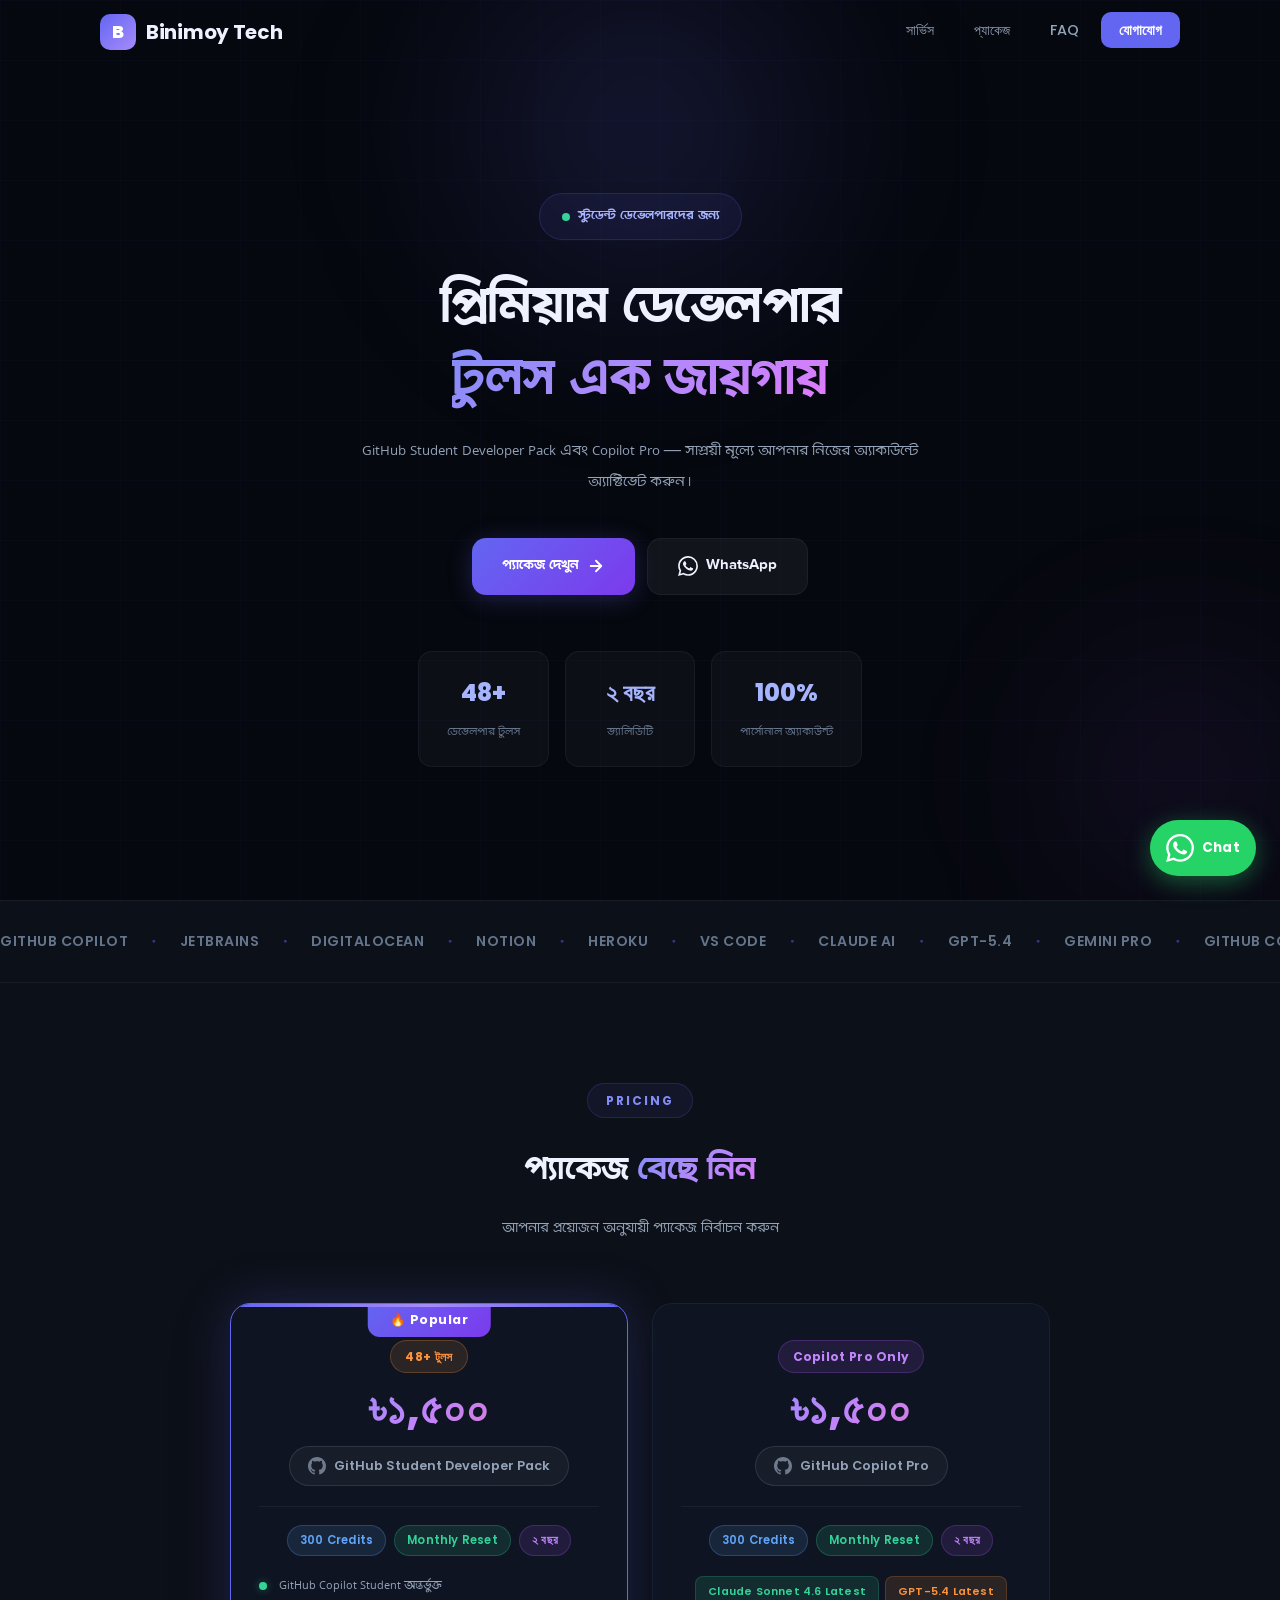
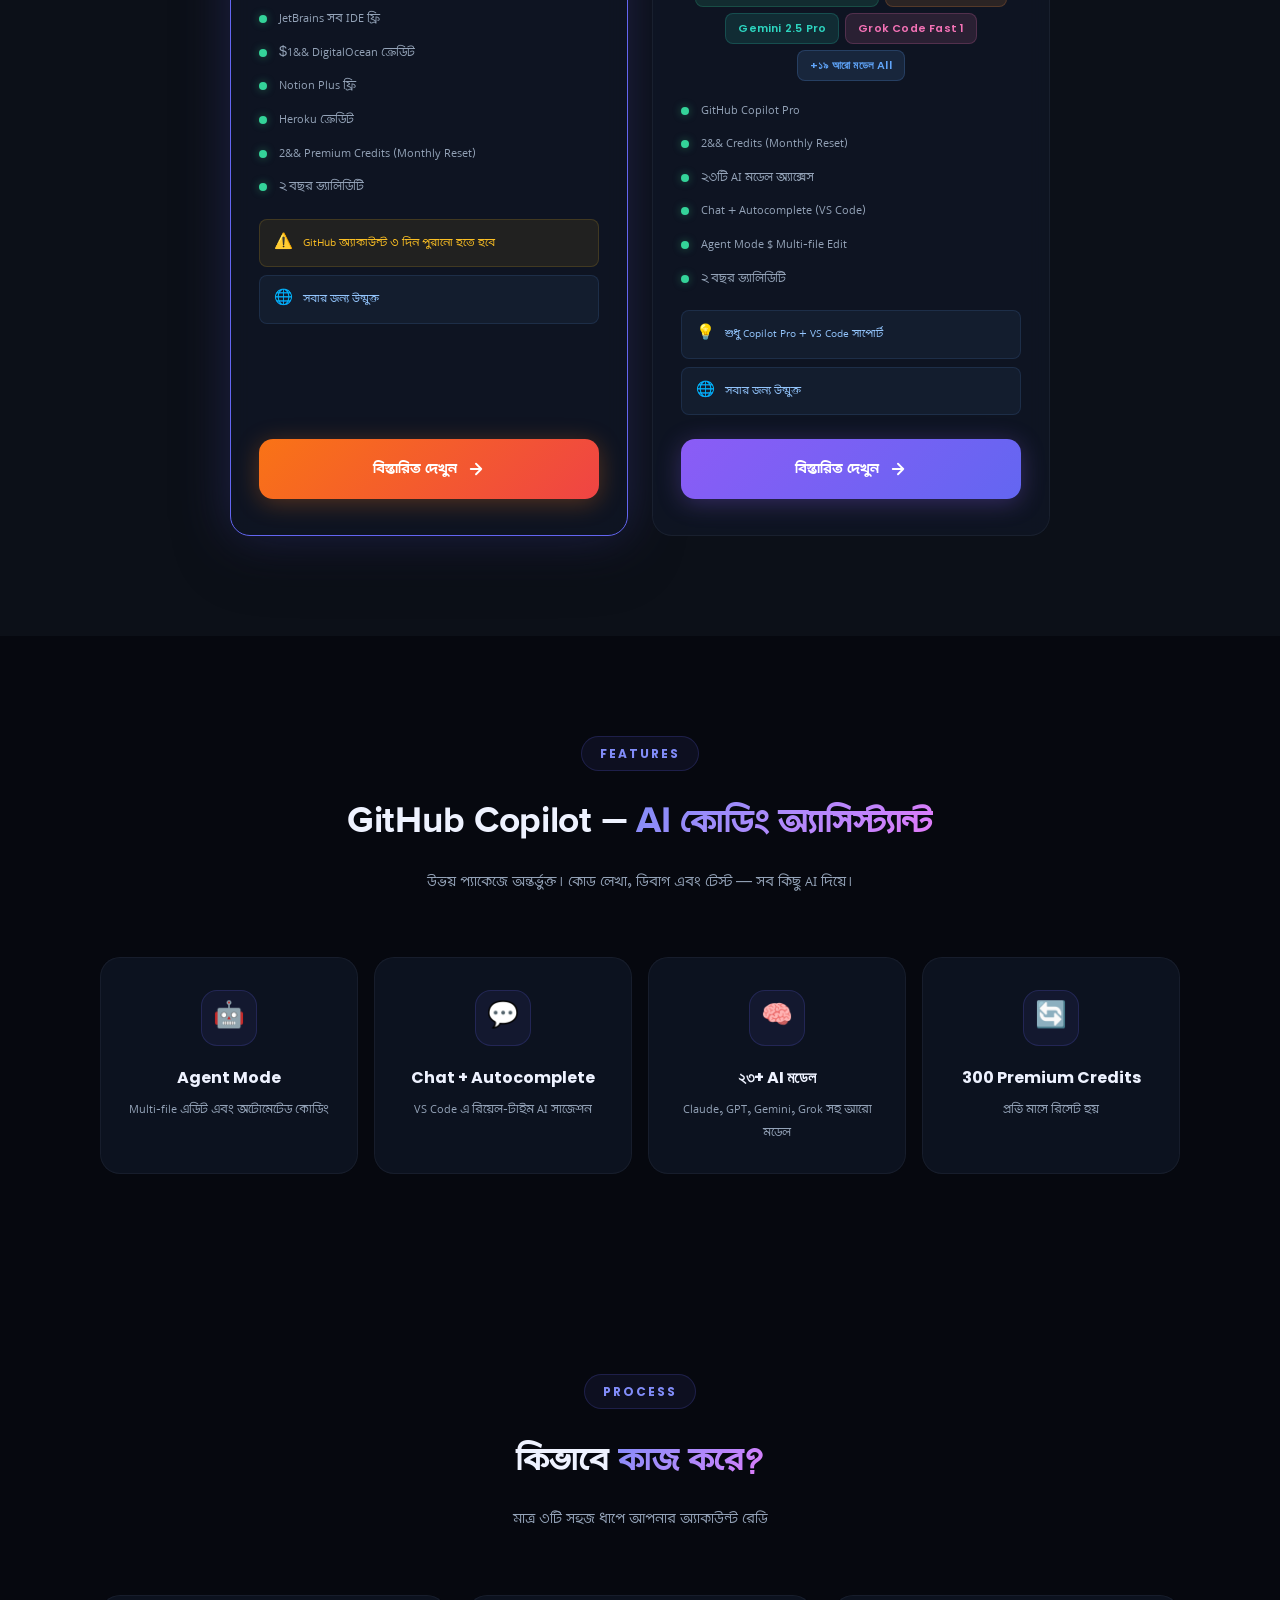
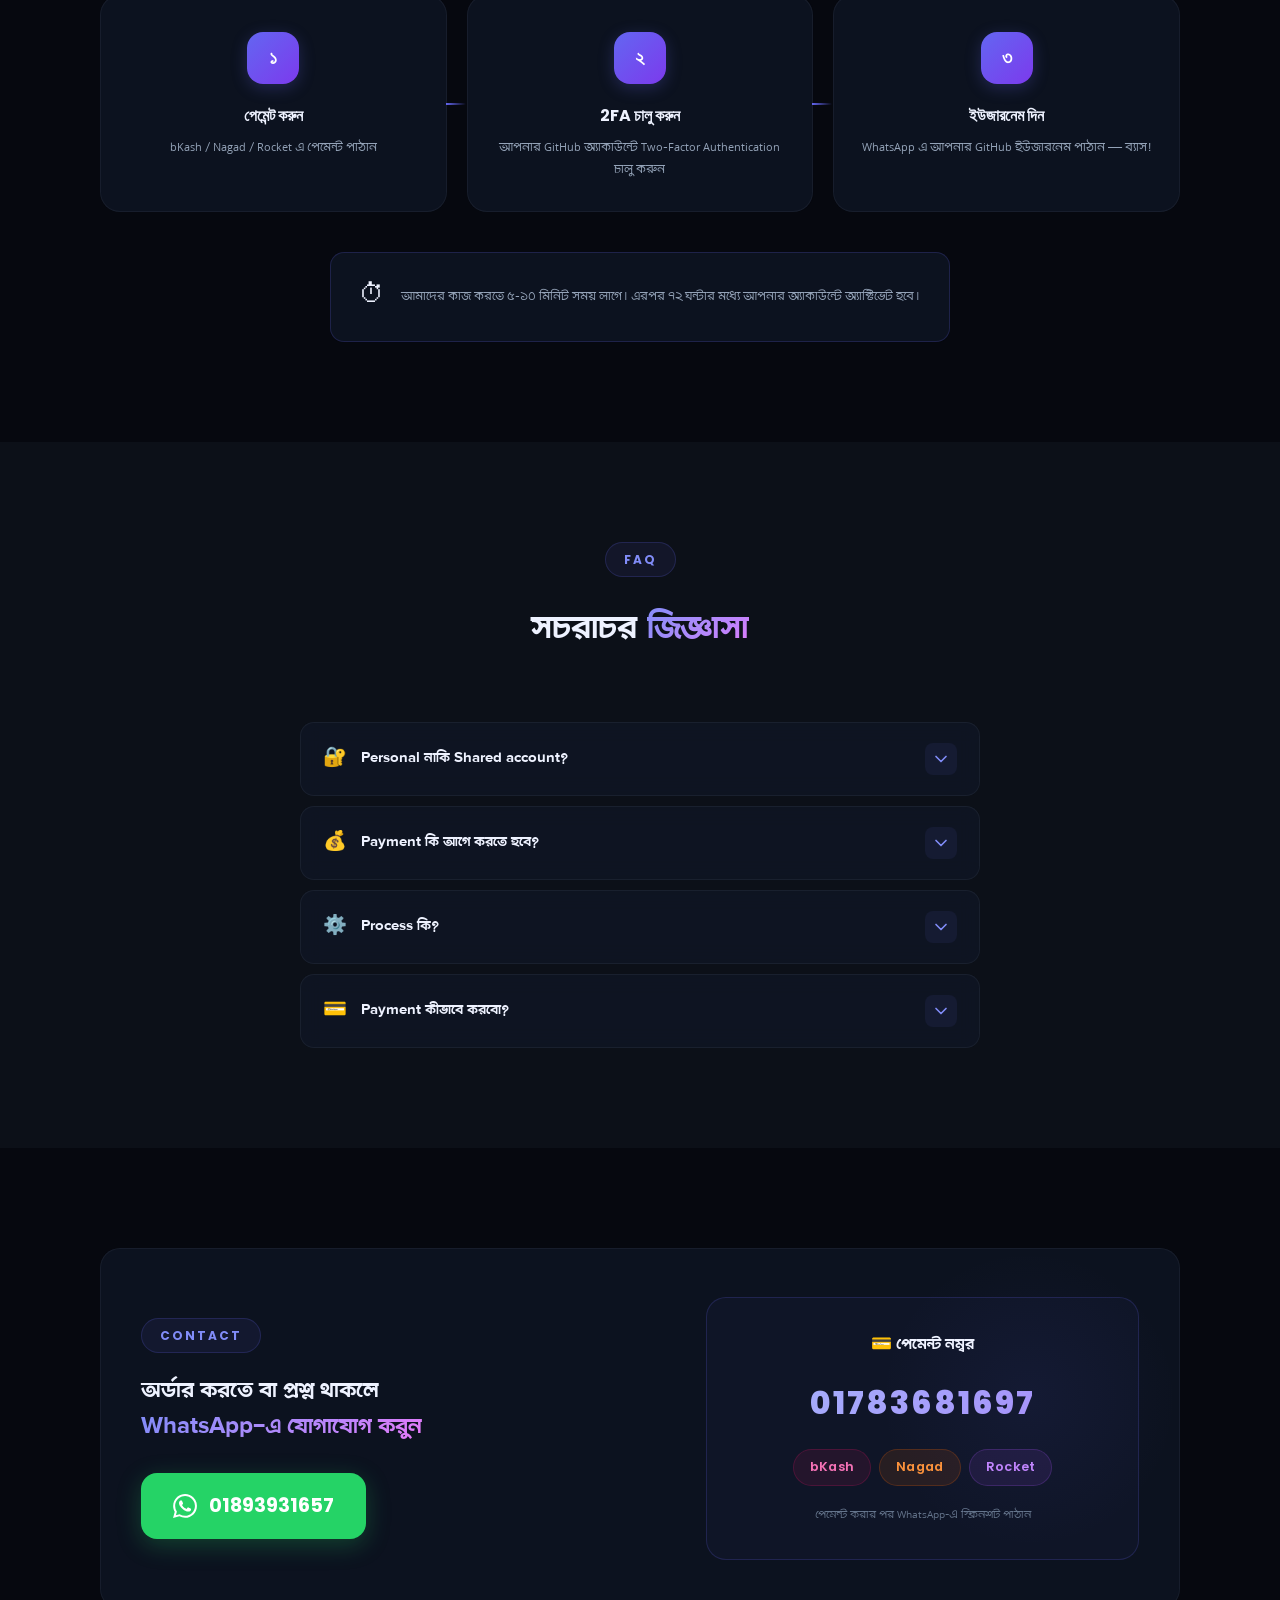
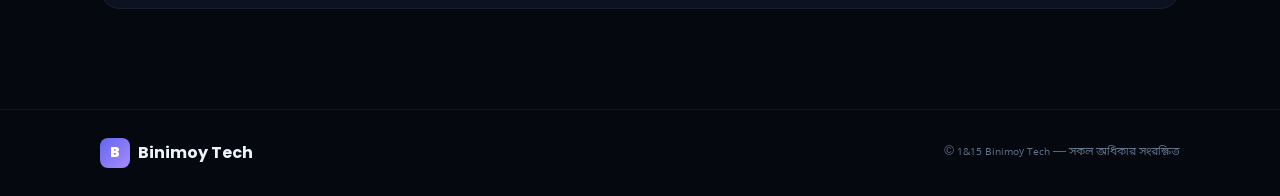
<file: index.html>
<!DOCTYPE html>
<html lang="bn">
<head>
    <meta charset="UTF-8">
    <meta name="viewport" content="width=device-width, initial-scale=1.0">
    <title>Binimoy Tech — GitHub Student Pack & Copilot সার্ভিস</title>
    <link rel="stylesheet" href="style.css">
    <link rel="preconnect" href="https://fonts.googleapis.com">
    <link rel="preconnect" href="https://fonts.gstatic.com" crossorigin>
    <link href="https://fonts.googleapis.com/css2?family=Poppins:wght@400;500;600;700;800;900&display=swap" rel="stylesheet">
</head>
<body>
    <!-- Animated BG particles -->
    <div class="bg-grid"></div>

    <!-- Navigation -->
    <nav class="navbar" id="navbar">
        <div class="container nav-container">
            <a href="#" class="logo">
                <div class="logo-mark">B</div>
                <span>Binimoy Tech</span>
            </a>
            <ul class="nav-links" id="navLinks">
                <li><a href="#services">সার্ভিস</a></li>
                <li><a href="#pricing">প্যাকেজ</a></li>
                <li><a href="#faq">FAQ</a></li>
                <li><a href="#contact" class="nav-cta">যোগাযোগ</a></li>
            </ul>
            <button class="mobile-menu-btn" id="mobileMenuBtn" aria-label="Toggle menu">
                <span></span><span></span><span></span>
            </button>
        </div>
    </nav>

    <!-- Mobile Nav Overlay -->
    <div class="mobile-nav-overlay" id="mobileNavOverlay">
        <div class="mobile-nav-content">
            <a href="#services" class="mobile-nav-link">সার্ভিস</a>
            <a href="#pricing" class="mobile-nav-link">প্যাকেজ</a>
            <a href="#faq" class="mobile-nav-link">FAQ</a>
            <a href="#contact" class="mobile-nav-link">যোগাযোগ</a>
            <a href="https://wa.me/8801893931657" class="mobile-nav-wa" target="_blank" rel="noopener noreferrer">
                <svg width="20" height="20" viewBox="0 0 24 24" fill="currentColor"><path d="M17.472 14.382c-.297-.149-1.758-.867-2.03-.967-.273-.099-.471-.148-.67.15-.197.297-.767.966-.94 1.164-.173.199-.347.223-.644.075-.297-.15-1.255-.463-2.39-1.475-.883-.788-1.48-1.761-1.653-2.059-.173-.297-.018-.458.13-.606.134-.133.298-.347.446-.52.149-.174.198-.298.298-.497.099-.198.05-.371-.025-.52-.075-.149-.669-1.612-.916-2.207-.242-.579-.487-.5-.669-.51-.173-.008-.371-.01-.57-.01-.198 0-.52.074-.792.372-.272.297-1.04 1.016-1.04 2.479 0 1.462 1.065 2.875 1.213 3.074.149.198 2.096 3.2 5.077 4.487.709.306 1.262.489 1.694.625.712.227 1.36.195 1.871.118.571-.085 1.758-.719 2.006-1.413.248-.694.248-1.289.173-1.413-.074-.124-.272-.198-.57-.347m-5.421 7.403h-.004a9.87 9.87 0 01-5.031-1.378l-.361-.214-3.741.982.998-3.648-.235-.374a9.86 9.86 0 01-1.51-5.26c.001-5.45 4.436-9.884 9.888-9.884 2.64 0 5.122 1.03 6.988 2.898a9.825 9.825 0 012.893 6.994c-.003 5.45-4.437 9.884-9.885 9.884m8.413-18.297A11.815 11.815 0 0012.05 0C5.495 0 .16 5.335.157 11.892c0 2.096.547 4.142 1.588 5.945L.057 24l6.305-1.654a11.882 11.882 0 005.683 1.448h.005c6.554 0 11.89-5.335 11.893-11.893a11.821 11.821 0 00-3.48-8.413z"/></svg>
                WhatsApp এ মেসেজ করুন
            </a>
        </div>
    </div>

    <!-- Hero Section -->
    <header class="hero" id="hero">
        <div class="hero-glow hero-glow-1"></div>
        <div class="hero-glow hero-glow-2"></div>
        <div class="container hero-content">
            <div class="hero-badge">
                <span class="badge-dot"></span>
                স্টুডেন্ট ডেভেলপারদের জন্য
            </div>
            <h1>প্রিমিয়াম ডেভেলপার<br><span class="gradient-text">টুলস এক জায়গায়</span></h1>
            <p class="hero-desc">GitHub Student Developer Pack এবং Copilot Pro — সাশ্রয়ী মূল্যে আপনার নিজের অ্যাকাউন্টে অ্যাক্টিভেট করুন।</p>
            <div class="hero-actions">
                <a href="#pricing" class="btn btn-primary">
                    <span>প্যাকেজ দেখুন</span>
                    <svg width="18" height="18" viewBox="0 0 24 24" fill="none" stroke="currentColor" stroke-width="2.5" stroke-linecap="round" stroke-linejoin="round"><path d="M5 12h14M12 5l7 7-7 7"/></svg>
                </a>
                <a href="https://wa.me/8801893931657" class="btn btn-glass" target="_blank" rel="noopener noreferrer">
                    <svg width="20" height="20" viewBox="0 0 24 24" fill="currentColor"><path d="M17.472 14.382c-.297-.149-1.758-.867-2.03-.967-.273-.099-.471-.148-.67.15-.197.297-.767.966-.94 1.164-.173.199-.347.223-.644.075-.297-.15-1.255-.463-2.39-1.475-.883-.788-1.48-1.761-1.653-2.059-.173-.297-.018-.458.13-.606.134-.133.298-.347.446-.52.149-.174.198-.298.298-.497.099-.198.05-.371-.025-.52-.075-.149-.669-1.612-.916-2.207-.242-.579-.487-.5-.669-.51-.173-.008-.371-.01-.57-.01-.198 0-.52.074-.792.372-.272.297-1.04 1.016-1.04 2.479 0 1.462 1.065 2.875 1.213 3.074.149.198 2.096 3.2 5.077 4.487.709.306 1.262.489 1.694.625.712.227 1.36.195 1.871.118.571-.085 1.758-.719 2.006-1.413.248-.694.248-1.289.173-1.413-.074-.124-.272-.198-.57-.347m-5.421 7.403h-.004a9.87 9.87 0 01-5.031-1.378l-.361-.214-3.741.982.998-3.648-.235-.374a9.86 9.86 0 01-1.51-5.26c.001-5.45 4.436-9.884 9.888-9.884 2.64 0 5.122 1.03 6.988 2.898a9.825 9.825 0 012.893 6.994c-.003 5.45-4.437 9.884-9.885 9.884m8.413-18.297A11.815 11.815 0 0012.05 0C5.495 0 .16 5.335.157 11.892c0 2.096.547 4.142 1.588 5.945L.057 24l6.305-1.654a11.882 11.882 0 005.683 1.448h.005c6.554 0 11.89-5.335 11.893-11.893a11.821 11.821 0 00-3.48-8.413z"/></svg>
                    WhatsApp
                </a>
            </div>
            <div class="hero-stats">
                <div class="stat-card">
                    <strong>48+</strong>
                    <span>ডেভেলপার টুলস</span>
                </div>
                <div class="stat-card">
                    <strong>২ বছর</strong>
                    <span>ভ্যালিডিটি</span>
                </div>
                <div class="stat-card">
                    <strong>100%</strong>
                    <span>পার্সোনাল অ্যাকাউন্ট</span>
                </div>
            </div>
        </div>
    </header>

    <!-- Trusted Marquee -->
    <div class="marquee-section">
        <div class="marquee-track">
            <div class="marquee-content">
                <span class="marquee-item">GitHub Copilot</span>
                <span class="marquee-dot">●</span>
                <span class="marquee-item">JetBrains</span>
                <span class="marquee-dot">●</span>
                <span class="marquee-item">DigitalOcean</span>
                <span class="marquee-dot">●</span>
                <span class="marquee-item">Notion</span>
                <span class="marquee-dot">●</span>
                <span class="marquee-item">Heroku</span>
                <span class="marquee-dot">●</span>
                <span class="marquee-item">VS Code</span>
                <span class="marquee-dot">●</span>
                <span class="marquee-item">Claude AI</span>
                <span class="marquee-dot">●</span>
                <span class="marquee-item">GPT-5.4</span>
                <span class="marquee-dot">●</span>
                <span class="marquee-item">Gemini Pro</span>
                <span class="marquee-dot">●</span>
                <span class="marquee-item">GitHub Copilot</span>
                <span class="marquee-dot">●</span>
                <span class="marquee-item">JetBrains</span>
                <span class="marquee-dot">●</span>
                <span class="marquee-item">DigitalOcean</span>
                <span class="marquee-dot">●</span>
                <span class="marquee-item">Notion</span>
                <span class="marquee-dot">●</span>
                <span class="marquee-item">Heroku</span>
                <span class="marquee-dot">●</span>
                <span class="marquee-item">VS Code</span>
                <span class="marquee-dot">●</span>
                <span class="marquee-item">Claude AI</span>
                <span class="marquee-dot">●</span>
                <span class="marquee-item">GPT-5.4</span>
                <span class="marquee-dot">●</span>
                <span class="marquee-item">Gemini Pro</span>
                <span class="marquee-dot">●</span>
            </div>
        </div>
    </div>

    <!-- Pricing Section -->
    <section class="pricing-section" id="pricing">
        <div class="container">
            <div class="section-header">
                <span class="section-tag">Pricing</span>
                <h2>প্যাকেজ <span class="gradient-text">বেছে নিন</span></h2>
                <p>আপনার প্রয়োজন অনুযায়ী প্যাকেজ নির্বাচন করুন</p>
            </div>
            <div class="pricing-grid">
                <!-- Pack 1 -->
                <div class="pricing-card popular">
                    <div class="popular-badge">🔥 Popular</div>
                    <div class="card-header">
                        <span class="pack-tag tag-orange">48+ টুলস</span>
                        <div class="price">৳১,৫০০</div>
                        <div class="product-pill">
                            <svg width="18" height="18" viewBox="0 0 24 24" fill="currentColor"><path d="M12 0C5.37 0 0 5.37 0 12c0 5.31 3.435 9.795 8.205 11.385.6.105.825-.255.825-.57 0-.285-.015-1.23-.015-2.235-3.015.555-3.795-.735-4.035-1.41-.135-.345-.72-1.41-1.23-1.695-.42-.225-1.02-.78-.015-.795.945-.015 1.62.87 1.845 1.23 1.08 1.815 2.805 1.305 3.495.99.105-.78.42-1.305.765-1.605-2.67-.3-5.46-1.335-5.46-5.925 0-1.305.465-2.385 1.23-3.225-.12-.3-.54-1.53.12-3.18 0 0 1.005-.315 3.3 1.23.96-.27 1.98-.405 3-.405s2.04.135 3 .405c2.295-1.56 3.3-1.23 3.3-1.23.66 1.65.24 2.88.12 3.18.765.84 1.23 1.905 1.23 3.225 0 4.605-2.805 5.625-5.475 5.925.435.375.81 1.095.81 2.22 0 1.605-.015 2.895-.015 3.3 0 .315.225.69.825.57A12.02 12.02 0 0024 12c0-6.63-5.37-12-12-12z"/></svg>
                            GitHub Student Developer Pack
                        </div>
                    </div>
                    <div class="pack-tags">
                        <span class="color-tag tag-blue">300 Credits</span>
                        <span class="color-tag tag-green">Monthly Reset</span>
                        <span class="color-tag tag-purple">২ বছর</span>
                    </div>
                    <div class="card-body">
                        <ul class="feature-list">
                            <li class="included">
                                <span class="dot green"></span>
                                GitHub Copilot Student অন্তর্ভুক্ত
                            </li>
                            <li class="included">
                                <span class="dot green"></span>
                                JetBrains সব IDE ফ্রি
                            </li>
                            <li class="included">
                                <span class="dot green"></span>
                                $200 DigitalOcean ক্রেডিট
                            </li>
                            <li class="included">
                                <span class="dot green"></span>
                                Notion Plus ফ্রি
                            </li>
                            <li class="included">
                                <span class="dot green"></span>
                                Heroku ক্রেডিট
                            </li>
                            <li class="included">
                                <span class="dot green"></span>
                                300 Premium Credits (Monthly Reset)
                            </li>
                            <li class="included">
                                <span class="dot green"></span>
                                ২ বছর ভ্যালিডিটি
                            </li>
                        </ul>
                        <div class="card-note note-warning">
                            <span class="note-icon-sm">⚠️</span>
                            <p>GitHub অ্যাকাউন্ট ৩ দিন পুরানো হতে হবে</p>
                        </div>
                        <div class="card-note note-info">
                            <span class="note-icon-sm">🌐</span>
                            <p>সবার জন্য উন্মুক্ত</p>
                        </div>
                    </div>
                    <a href="https://wa.me/8801893931657?text=আমি%20প্যাক%20১%20(Student%20Developer%20Pack)%20নিতে%20চাই" class="btn-cta btn-cta-orange" target="_blank" rel="noopener noreferrer">
                        বিস্তারিত দেখুন
                        <svg width="18" height="18" viewBox="0 0 24 24" fill="none" stroke="currentColor" stroke-width="2.5" stroke-linecap="round" stroke-linejoin="round"><path d="M5 12h14M12 5l7 7-7 7"/></svg>
                    </a>
                </div>

                <!-- Pack 2 -->
                <div class="pricing-card">
                    <div class="card-header">
                        <span class="pack-tag tag-purple">Copilot Pro Only</span>
                        <div class="price">৳১,৫০০</div>
                        <div class="product-pill">
                            <svg width="18" height="18" viewBox="0 0 24 24" fill="currentColor"><path d="M12 0C5.37 0 0 5.37 0 12c0 5.31 3.435 9.795 8.205 11.385.6.105.825-.255.825-.57 0-.285-.015-1.23-.015-2.235-3.015.555-3.795-.735-4.035-1.41-.135-.345-.72-1.41-1.23-1.695-.42-.225-1.02-.78-.015-.795.945-.015 1.62.87 1.845 1.23 1.08 1.815 2.805 1.305 3.495.99.105-.78.42-1.305.765-1.605-2.67-.3-5.46-1.335-5.46-5.925 0-1.305.465-2.385 1.23-3.225-.12-.3-.54-1.53.12-3.18 0 0 1.005-.315 3.3 1.23.96-.27 1.98-.405 3-.405s2.04.135 3 .405c2.295-1.56 3.3-1.23 3.3-1.23.66 1.65.24 2.88.12 3.18.765.84 1.23 1.905 1.23 3.225 0 4.605-2.805 5.625-5.475 5.925.435.375.81 1.095.81 2.22 0 1.605-.015 2.895-.015 3.3 0 .315.225.69.825.57A12.02 12.02 0 0024 12c0-6.63-5.37-12-12-12z"/></svg>
                            GitHub Copilot Pro
                        </div>
                    </div>
                    <div class="pack-tags">
                        <span class="color-tag tag-blue">300 Credits</span>
                        <span class="color-tag tag-green">Monthly Reset</span>
                        <span class="color-tag tag-purple">২ বছর</span>
                    </div>
                    <div class="ai-models">
                        <span class="model-badge model-claude">Claude Sonnet 4.6 Latest</span>
                        <span class="model-badge model-gpt">GPT-5.4 Latest</span>
                        <span class="model-badge model-gemini">Gemini 2.5 Pro</span>
                        <span class="model-badge model-grok">Grok Code Fast 1</span>
                        <span class="model-badge model-more">+১৯ আরো মডেল All</span>
                    </div>
                    <div class="card-body">
                        <ul class="feature-list">
                            <li class="included">
                                <span class="dot green"></span>
                                GitHub Copilot Pro
                            </li>
                            <li class="included">
                                <span class="dot green"></span>
                                300 Credits (Monthly Reset)
                            </li>
                            <li class="included">
                                <span class="dot green"></span>
                                ২৩টি AI মডেল অ্যাক্সেস
                            </li>
                            <li class="included">
                                <span class="dot green"></span>
                                Chat + Autocomplete (VS Code)
                            </li>
                            <li class="included">
                                <span class="dot green"></span>
                                Agent Mode & Multi-file Edit
                            </li>
                            <li class="included">
                                <span class="dot green"></span>
                                ২ বছর ভ্যালিডিটি
                            </li>
                        </ul>
                        <div class="card-note note-info">
                            <span class="note-icon-sm">💡</span>
                            <p>শুধু Copilot Pro + VS Code সাপোর্ট</p>
                        </div>
                        <div class="card-note note-info">
                            <span class="note-icon-sm">🌐</span>
                            <p>সবার জন্য উন্মুক্ত</p>
                        </div>
                    </div>
                    <a href="https://wa.me/8801893931657?text=আমি%20প্যাক%20২%20(Copilot%20Pro)%20নিতে%20চাই" class="btn-cta btn-cta-purple" target="_blank" rel="noopener noreferrer">
                        বিস্তারিত দেখুন
                        <svg width="18" height="18" viewBox="0 0 24 24" fill="none" stroke="currentColor" stroke-width="2.5" stroke-linecap="round" stroke-linejoin="round"><path d="M5 12h14M12 5l7 7-7 7"/></svg>
                    </a>
                </div>
            </div>
        </div>
    </section>

    <!-- Copilot Feature Section -->
    <section class="copilot-section" id="services">
        <div class="container">
            <div class="section-header">
                <span class="section-tag">Features</span>
                <h2>GitHub Copilot — <span class="gradient-text">AI কোডিং অ্যাসিস্ট্যান্ট</span></h2>
                <p>উভয় প্যাকেজে অন্তর্ভুক্ত। কোড লেখা, ডিবাগ এবং টেস্ট — সব কিছু AI দিয়ে।</p>
            </div>
            <div class="features-grid">
                <div class="feature-card">
                    <div class="feature-icon-wrap"><div class="feature-icon">🤖</div></div>
                    <h3>Agent Mode</h3>
                    <p>Multi-file এডিট এবং অটোমেটেড কোডিং</p>
                </div>
                <div class="feature-card">
                    <div class="feature-icon-wrap"><div class="feature-icon">💬</div></div>
                    <h3>Chat + Autocomplete</h3>
                    <p>VS Code এ রিয়েল-টাইম AI সাজেশন</p>
                </div>
                <div class="feature-card">
                    <div class="feature-icon-wrap"><div class="feature-icon">🧠</div></div>
                    <h3>২৩+ AI মডেল</h3>
                    <p>Claude, GPT, Gemini, Grok সহ আরো মডেল</p>
                </div>
                <div class="feature-card">
                    <div class="feature-icon-wrap"><div class="feature-icon">🔄</div></div>
                    <h3>300 Premium Credits</h3>
                    <p>প্রতি মাসে রিসেট হয়</p>
                </div>
            </div>
        </div>
    </section>

    <!-- Process Section -->
    <section class="process-section">
        <div class="container">
            <div class="section-header">
                <span class="section-tag">Process</span>
                <h2>কিভাবে <span class="gradient-text">কাজ করে?</span></h2>
                <p>মাত্র ৩টি সহজ ধাপে আপনার অ্যাকাউন্ট রেডি</p>
            </div>
            <div class="steps-grid">
                <div class="step-card">
                    <div class="step-number">১</div>
                    <div class="step-line"></div>
                    <h3>পেমেন্ট করুন</h3>
                    <p>bKash / Nagad / Rocket এ পেমেন্ট পাঠান</p>
                </div>
                <div class="step-card">
                    <div class="step-number">২</div>
                    <div class="step-line"></div>
                    <h3>2FA চালু করুন</h3>
                    <p>আপনার GitHub অ্যাকাউন্টে Two-Factor Authentication চালু করুন</p>
                </div>
                <div class="step-card">
                    <div class="step-number">৩</div>
                    <h3>ইউজারনেম দিন</h3>
                    <p>WhatsApp এ আপনার GitHub ইউজারনেম পাঠান — ব্যাস!</p>
                </div>
            </div>
            <div class="process-note">
                <div class="note-icon">⏱</div>
                <p>আমাদের কাজ করতে ৫-১০ মিনিট সময় লাগে। এরপর ৭২ ঘন্টার মধ্যে আপনার অ্যাকাউন্টে অ্যাক্টিভেট হবে।</p>
            </div>
        </div>
    </section>

    <!-- FAQ Section -->
    <section class="faq-section" id="faq">
        <div class="container">
            <div class="section-header">
                <span class="section-tag">FAQ</span>
                <h2>সচরাচর <span class="gradient-text">জিজ্ঞাসা</span></h2>
            </div>
            <div class="faq-list">
                <div class="faq-item">
                    <button class="faq-question" aria-expanded="false">
                        <span class="faq-icon">🔐</span>
                        <span class="faq-text">Personal নাকি Shared account?</span>
                        <span class="faq-toggle"><svg width="20" height="20" viewBox="0 0 24 24" fill="none" stroke="currentColor" stroke-width="2" stroke-linecap="round" stroke-linejoin="round"><path d="M6 9l6 6 6-6"/></svg></span>
                    </button>
                    <div class="faq-answer">
                        <p>এটি সম্পূর্ণ আপনার <strong>Personal account</strong>। আপনার নিজের GitHub অ্যাকাউন্টেই সব অ্যাক্টিভেট হবে — কারো সাথে শেয়ার করা হয় না।</p>
                    </div>
                </div>
                <div class="faq-item">
                    <button class="faq-question" aria-expanded="false">
                        <span class="faq-icon">💰</span>
                        <span class="faq-text">Payment কি আগে করতে হবে?</span>
                        <span class="faq-toggle"><svg width="20" height="20" viewBox="0 0 24 24" fill="none" stroke="currentColor" stroke-width="2" stroke-linecap="round" stroke-linejoin="round"><path d="M6 9l6 6 6-6"/></svg></span>
                    </button>
                    <div class="faq-answer">
                        <p>হ্যাঁ, আগে পেমেন্ট করতে হবে। কারণ এটি ডিজিটাল সার্ভিস — পেমেন্ট কনফার্ম হলেই আমরা কাজ শুরু করি।</p>
                    </div>
                </div>
                <div class="faq-item">
                    <button class="faq-question" aria-expanded="false">
                        <span class="faq-icon">⚙️</span>
                        <span class="faq-text">Process কি?</span>
                        <span class="faq-toggle"><svg width="20" height="20" viewBox="0 0 24 24" fill="none" stroke="currentColor" stroke-width="2" stroke-linecap="round" stroke-linejoin="round"><path d="M6 9l6 6 6-6"/></svg></span>
                    </button>
                    <div class="faq-answer">
                        <ol>
                            <li>পেমেন্ট করুন (bKash / Nagad / Rocket)</li>
                            <li>আপনার GitHub অ্যাকাউন্টে 2FA চালু করুন</li>
                            <li>আমাদের আপনার GitHub ইউজারনেম দিন</li>
                        </ol>
                        <p>আমাদের কাজ করতে ৫-১০ মিনিট সময় লাগে। এরপর ৭২ ঘন্টার মধ্যে সব অ্যাক্টিভেট হবে।</p>
                    </div>
                </div>
                <div class="faq-item">
                    <button class="faq-question" aria-expanded="false">
                        <span class="faq-icon">💳</span>
                        <span class="faq-text">Payment কীভাবে করবো?</span>
                        <span class="faq-toggle"><svg width="20" height="20" viewBox="0 0 24 24" fill="none" stroke="currentColor" stroke-width="2" stroke-linecap="round" stroke-linejoin="round"><path d="M6 9l6 6 6-6"/></svg></span>
                    </button>
                    <div class="faq-answer">
                        <div class="payment-info-faq">
                            <p><strong>bKash (Personal):</strong> 01783681697</p>
                            <p><strong>Nagad:</strong> 01783681697</p>
                            <p><strong>Rocket:</strong> 01783681697</p>
                        </div>
                        <p>পেমেন্ট করার পর WhatsApp-এ কনফার্ম করুন।</p>
                    </div>
                </div>
            </div>
        </div>
    </section>

    <!-- Contact / CTA Section -->
    <section class="contact-section" id="contact">
        <div class="container">
            <div class="contact-card">
                <div class="contact-left">
                    <span class="section-tag">Contact</span>
                    <h2>অর্ডার করতে বা প্রশ্ন থাকলে<br><span class="gradient-text">WhatsApp-এ যোগাযোগ করুন</span></h2>
                    <a href="https://wa.me/8801893931657" class="whatsapp-btn" target="_blank" rel="noopener noreferrer">
                        <svg width="24" height="24" viewBox="0 0 24 24" fill="currentColor"><path d="M17.472 14.382c-.297-.149-1.758-.867-2.03-.967-.273-.099-.471-.148-.67.15-.197.297-.767.966-.94 1.164-.173.199-.347.223-.644.075-.297-.15-1.255-.463-2.39-1.475-.883-.788-1.48-1.761-1.653-2.059-.173-.297-.018-.458.13-.606.134-.133.298-.347.446-.52.149-.174.198-.298.298-.497.099-.198.05-.371-.025-.52-.075-.149-.669-1.612-.916-2.207-.242-.579-.487-.5-.669-.51-.173-.008-.371-.01-.57-.01-.198 0-.52.074-.792.372-.272.297-1.04 1.016-1.04 2.479 0 1.462 1.065 2.875 1.213 3.074.149.198 2.096 3.2 5.077 4.487.709.306 1.262.489 1.694.625.712.227 1.36.195 1.871.118.571-.085 1.758-.719 2.006-1.413.248-.694.248-1.289.173-1.413-.074-.124-.272-.198-.57-.347m-5.421 7.403h-.004a9.87 9.87 0 01-5.031-1.378l-.361-.214-3.741.982.998-3.648-.235-.374a9.86 9.86 0 01-1.51-5.26c.001-5.45 4.436-9.884 9.888-9.884 2.64 0 5.122 1.03 6.988 2.898a9.825 9.825 0 012.893 6.994c-.003 5.45-4.437 9.884-9.885 9.884m8.413-18.297A11.815 11.815 0 0012.05 0C5.495 0 .16 5.335.157 11.892c0 2.096.547 4.142 1.588 5.945L.057 24l6.305-1.654a11.882 11.882 0 005.683 1.448h.005c6.554 0 11.89-5.335 11.893-11.893a11.821 11.821 0 00-3.48-8.413z"/></svg>
                        <span>01893931657</span>
                    </a>
                </div>
                <div class="contact-right">
                    <div class="payment-box">
                        <h3>💳 পেমেন্ট নম্বর</h3>
                        <div class="payment-number">01783681697</div>
                        <div class="payment-methods">
                            <span class="method-tag bkash">bKash</span>
                            <span class="method-tag nagad">Nagad</span>
                            <span class="method-tag rocket">Rocket</span>
                        </div>
                        <p class="payment-note">পেমেন্ট করার পর WhatsApp-এ স্ক্রিনশট পাঠান</p>
                    </div>
                </div>
            </div>
        </div>
    </section>

    <!-- Footer -->
    <footer class="footer">
        <div class="container">
            <div class="footer-content">
                <div class="footer-brand">
                    <div class="logo-mark sm">B</div>
                    <span>Binimoy Tech</span>
                </div>
                <p class="footer-text">&copy; 2026 Binimoy Tech &mdash; সকল অধিকার সংরক্ষিত</p>
            </div>
        </div>
    </footer>

    <!-- WhatsApp Floating Button -->
    <a href="https://wa.me/8801893931657" class="whatsapp-float" target="_blank" rel="noopener noreferrer" aria-label="WhatsApp এ মেসেজ করুন">
        <svg width="28" height="28" viewBox="0 0 24 24" fill="#fff"><path d="M17.472 14.382c-.297-.149-1.758-.867-2.03-.967-.273-.099-.471-.148-.67.15-.197.297-.767.966-.94 1.164-.173.199-.347.223-.644.075-.297-.15-1.255-.463-2.39-1.475-.883-.788-1.48-1.761-1.653-2.059-.173-.297-.018-.458.13-.606.134-.133.298-.347.446-.52.149-.174.198-.298.298-.497.099-.198.05-.371-.025-.52-.075-.149-.669-1.612-.916-2.207-.242-.579-.487-.5-.669-.51-.173-.008-.371-.01-.57-.01-.198 0-.52.074-.792.372-.272.297-1.04 1.016-1.04 2.479 0 1.462 1.065 2.875 1.213 3.074.149.198 2.096 3.2 5.077 4.487.709.306 1.262.489 1.694.625.712.227 1.36.195 1.871.118.571-.085 1.758-.719 2.006-1.413.248-.694.248-1.289.173-1.413-.074-.124-.272-.198-.57-.347m-5.421 7.403h-.004a9.87 9.87 0 01-5.031-1.378l-.361-.214-3.741.982.998-3.648-.235-.374a9.86 9.86 0 01-1.51-5.26c.001-5.45 4.436-9.884 9.888-9.884 2.64 0 5.122 1.03 6.988 2.898a9.825 9.825 0 012.893 6.994c-.003 5.45-4.437 9.884-9.885 9.884m8.413-18.297A11.815 11.815 0 0012.05 0C5.495 0 .16 5.335.157 11.892c0 2.096.547 4.142 1.588 5.945L.057 24l6.305-1.654a11.882 11.882 0 005.683 1.448h.005c6.554 0 11.89-5.335 11.893-11.893a11.821 11.821 0 00-3.48-8.413z"/></svg>
        <span class="wa-float-label">Chat</span>
    </a>

    <script src="script.js"></script>
</body>
</html>
</file>
<file: style.css>
/* ===== UN Bangla Font Face ===== */
@font-face {
    font-family: 'UN Bangla';
    src: url('Font/UNBangla-Thin.ttf') format('truetype');
    font-weight: 100;
    font-style: normal;
    font-display: swap;
}

@font-face {
    font-family: 'UN Bangla';
    src: url('Font/UNBangla-ThinItalic.ttf') format('truetype');
    font-weight: 100;
    font-style: italic;
    font-display: swap;
}

@font-face {
    font-family: 'UN Bangla';
    src: url('Font/UNBangla-Regular.ttf') format('truetype');
    font-weight: 400;
    font-style: normal;
    font-display: swap;
}

@font-face {
    font-family: 'UN Bangla';
    src: url('Font/UNBangla-Italic.ttf') format('truetype');
    font-weight: 400;
    font-style: italic;
    font-display: swap;
}

@font-face {
    font-family: 'UN Bangla';
    src: url('Font/UNBangla-Bold.ttf') format('truetype');
    font-weight: 700;
    font-style: normal;
    font-display: swap;
}

@font-face {
    font-family: 'UN Bangla';
    src: url('Font/UNBangla-BoldItalic.ttf') format('truetype');
    font-weight: 700;
    font-style: italic;
    font-display: swap;
}

/* ===== Reset & Base ===== */
*, *::before, *::after {
    margin: 0;
    padding: 0;
    box-sizing: border-box;
}

:root {
    --bg-primary: #06080f;
    --bg-secondary: #0c1018;
    --bg-card: rgba(17, 24, 39, 0.7);
    --bg-card-solid: #111827;
    --bg-card-hover: #161e30;
    --text-primary: #eef2ff;
    --text-secondary: #94a3b8;
    --text-muted: #64748b;
    --accent: #6366f1;
    --accent-light: #818cf8;
    --accent-lighter: #a5b4fc;
    --accent-glow: rgba(99, 102, 241, 0.25);
    --accent-glow-strong: rgba(99, 102, 241, 0.45);
    --green: #34d399;
    --green-dark: #059669;
    --border: rgba(148, 163, 184, 0.08);
    --border-accent: rgba(99, 102, 241, 0.2);
    --border-hover: rgba(99, 102, 241, 0.4);
    --radius: 20px;
    --radius-sm: 14px;
    --radius-xs: 8px;
    --shadow: 0 8px 32px rgba(0, 0, 0, 0.4);
    --shadow-lg: 0 20px 60px rgba(0, 0, 0, 0.5);
    --transition: 0.35s cubic-bezier(0.4, 0, 0.2, 1);
    --font-bn: 'UN Bangla', sans-serif;
    --font-en: 'Poppins', sans-serif;
}

html {
    scroll-behavior: smooth;
    scroll-padding-top: 80px;
}

body {
    font-family: var(--font-bn);
    background: var(--bg-primary);
    color: var(--text-primary);
    line-height: 1.75;
    overflow-x: hidden;
    -webkit-font-smoothing: antialiased;
    -moz-osx-font-smoothing: grayscale;
}

/* Background grid effect */
.bg-grid {
    position: fixed;
    inset: 0;
    background-image:
        linear-gradient(rgba(99, 102, 241, 0.03) 1px, transparent 1px),
        linear-gradient(90deg, rgba(99, 102, 241, 0.03) 1px, transparent 1px);
    background-size: 60px 60px;
    pointer-events: none;
    z-index: 0;
}

.container {
    max-width: 1120px;
    margin: 0 auto;
    padding: 0 20px;
}

a {
    color: inherit;
    text-decoration: none;
}

/* English font utility */
h3, .pack-subtitle, .feature-card h3, .method-tag, .popular-badge,
.section-tag, .logo span, .nav-links a, .mobile-nav-link,
.price, .pack-tools, .btn, .marquee-item, .footer-brand span,
.pack-tag, .color-tag, .model-badge, .product-pill, .btn-cta {
    font-family: var(--font-en);
}

/* ===== Navbar ===== */
.navbar {
    position: fixed;
    top: 0;
    left: 0;
    right: 0;
    z-index: 1000;
    padding: 14px 0;
    transition: var(--transition);
    background: transparent;
}

.navbar.scrolled {
    background: rgba(6, 8, 15, 0.8);
    backdrop-filter: blur(24px) saturate(180%);
    -webkit-backdrop-filter: blur(24px) saturate(180%);
    border-bottom: 1px solid var(--border);
    padding: 8px 0;
}

.nav-container {
    display: flex;
    align-items: center;
    justify-content: space-between;
}

.logo {
    font-family: var(--font-en);
    font-size: 1.25rem;
    font-weight: 700;
    display: flex;
    align-items: center;
    gap: 10px;
    letter-spacing: -0.3px;
}

.logo-mark {
    width: 36px;
    height: 36px;
    background: linear-gradient(135deg, var(--accent), #a78bfa);
    border-radius: 10px;
    display: flex;
    align-items: center;
    justify-content: center;
    font-family: var(--font-en);
    font-weight: 800;
    font-size: 1.1rem;
    color: white;
}

.logo-mark.sm {
    width: 30px;
    height: 30px;
    font-size: 0.9rem;
    border-radius: 8px;
}

.nav-links {
    display: flex;
    list-style: none;
    gap: 4px;
    align-items: center;
}

.nav-links a {
    padding: 8px 18px;
    border-radius: 10px;
    font-size: 0.9rem;
    font-weight: 500;
    color: var(--text-secondary);
    transition: var(--transition);
}

.nav-links a:hover {
    color: var(--text-primary);
    background: rgba(255, 255, 255, 0.06);
}

.nav-cta {
    background: var(--accent) !important;
    color: white !important;
    font-weight: 600 !important;
}

.nav-cta:hover {
    background: var(--accent-light) !important;
    transform: translateY(-1px);
}

.mobile-menu-btn {
    display: none;
    flex-direction: column;
    gap: 6px;
    background: none;
    border: none;
    cursor: pointer;
    padding: 6px;
    z-index: 1002;
}

.mobile-menu-btn span {
    width: 22px;
    height: 2px;
    background: var(--text-primary);
    border-radius: 4px;
    transition: var(--transition);
    transform-origin: center;
}

/* Mobile Nav Overlay */
.mobile-nav-overlay {
    position: fixed;
    inset: 0;
    background: rgba(6, 8, 15, 0.96);
    backdrop-filter: blur(30px);
    -webkit-backdrop-filter: blur(30px);
    z-index: 1001;
    display: flex;
    align-items: center;
    justify-content: center;
    opacity: 0;
    visibility: hidden;
    transition: opacity 0.4s ease, visibility 0.4s ease;
}

.mobile-nav-overlay.open {
    opacity: 1;
    visibility: visible;
}

.mobile-nav-content {
    display: flex;
    flex-direction: column;
    align-items: center;
    gap: 8px;
}

.mobile-nav-link {
    font-family: var(--font-bn);
    font-size: 1.4rem;
    font-weight: 600;
    color: var(--text-secondary);
    padding: 14px 40px;
    border-radius: 14px;
    transition: var(--transition);
}

.mobile-nav-link:hover {
    color: var(--text-primary);
    background: rgba(255, 255, 255, 0.05);
}

.mobile-nav-wa {
    display: inline-flex;
    align-items: center;
    gap: 10px;
    margin-top: 20px;
    background: #25d366;
    color: white;
    padding: 14px 32px;
    border-radius: 14px;
    font-family: var(--font-bn);
    font-size: 1rem;
    font-weight: 600;
    transition: var(--transition);
}

/* ===== Hero ===== */
.hero {
    position: relative;
    min-height: 100vh;
    min-height: 100dvh;
    display: flex;
    align-items: center;
    justify-content: center;
    text-align: center;
    padding: 120px 0 60px;
    overflow: hidden;
}

.hero-glow {
    position: absolute;
    border-radius: 50%;
    pointer-events: none;
    filter: blur(80px);
}

.hero-glow-1 {
    width: 500px;
    height: 500px;
    background: radial-gradient(circle, rgba(99, 102, 241, 0.2), transparent 70%);
    top: -120px;
    left: 50%;
    transform: translateX(-50%);
    animation: pulseGlow 8s ease-in-out infinite;
}

.hero-glow-2 {
    width: 350px;
    height: 350px;
    background: radial-gradient(circle, rgba(168, 85, 247, 0.12), transparent 70%);
    bottom: -50px;
    right: -80px;
    animation: pulseGlow 10s ease-in-out infinite reverse;
}

@keyframes pulseGlow {
    0%, 100% { opacity: 0.6; transform: translateX(-50%) scale(1); }
    50% { opacity: 1; transform: translateX(-50%) scale(1.2); }
}

.hero-content {
    position: relative;
    z-index: 1;
}

.hero-badge {
    display: inline-flex;
    align-items: center;
    gap: 8px;
    background: rgba(99, 102, 241, 0.08);
    border: 1px solid var(--border-accent);
    color: var(--accent-lighter);
    padding: 10px 22px;
    border-radius: 50px;
    font-size: 0.88rem;
    font-weight: 600;
    margin-bottom: 32px;
    animation: fadeInUp 0.7s ease;
}

.badge-dot {
    width: 8px;
    height: 8px;
    background: var(--green);
    border-radius: 50%;
    animation: blink 2s ease-in-out infinite;
}

@keyframes blink {
    0%, 100% { opacity: 1; }
    50% { opacity: 0.3; }
}

.hero h1 {
    font-family: var(--font-bn);
    font-size: clamp(2rem, 5.5vw, 3.6rem);
    font-weight: 800;
    line-height: 1.25;
    margin-bottom: 20px;
    letter-spacing: -0.5px;
    animation: fadeInUp 0.7s ease 0.1s both;
}

.gradient-text {
    background: linear-gradient(135deg, #818cf8 0%, #a78bfa 40%, #c084fc 70%, #e879f9 100%);
    -webkit-background-clip: text;
    -webkit-text-fill-color: transparent;
    background-clip: text;
}

.hero-desc {
    font-size: 1.08rem;
    color: var(--text-secondary);
    max-width: 560px;
    margin: 0 auto 40px;
    line-height: 1.8;
    animation: fadeInUp 0.7s ease 0.2s both;
}

.hero-actions {
    display: flex;
    gap: 12px;
    justify-content: center;
    flex-wrap: wrap;
    margin-bottom: 56px;
    animation: fadeInUp 0.7s ease 0.3s both;
}

/* ===== Buttons ===== */
.btn {
    display: inline-flex;
    align-items: center;
    gap: 8px;
    padding: 14px 30px;
    border-radius: 14px;
    font-size: 0.95rem;
    font-weight: 600;
    cursor: pointer;
    transition: var(--transition);
    border: none;
    font-family: var(--font-bn);
    position: relative;
    overflow: hidden;
}

.btn-primary {
    background: linear-gradient(135deg, var(--accent), #7c3aed);
    color: white;
    box-shadow: 0 4px 24px var(--accent-glow);
}

.btn-primary:hover {
    transform: translateY(-3px);
    box-shadow: 0 8px 36px var(--accent-glow-strong);
}

.btn-glass {
    background: rgba(255, 255, 255, 0.05);
    color: var(--text-primary);
    border: 1px solid var(--border);
    backdrop-filter: blur(10px);
}

.btn-glass:hover {
    border-color: var(--border-hover);
    background: rgba(99, 102, 241, 0.08);
    transform: translateY(-3px);
}

.btn-outline {
    background: transparent;
    color: var(--text-primary);
    border: 1px solid var(--border);
}

.btn-outline:hover {
    border-color: var(--accent);
    background: rgba(99, 102, 241, 0.06);
    transform: translateY(-3px);
}

.btn-full {
    width: 100%;
    justify-content: center;
    padding: 16px;
    font-size: 1rem;
}

/* ===== Hero Stats ===== */
.hero-stats {
    display: flex;
    align-items: stretch;
    justify-content: center;
    gap: 16px;
    animation: fadeInUp 0.7s ease 0.4s both;
}

.stat-card {
    text-align: center;
    background: rgba(255, 255, 255, 0.03);
    border: 1px solid var(--border);
    border-radius: var(--radius-sm);
    padding: 20px 28px;
    min-width: 130px;
    backdrop-filter: blur(8px);
    transition: var(--transition);
}

.stat-card:hover {
    border-color: var(--border-accent);
    background: rgba(99, 102, 241, 0.05);
}

.stat-card strong {
    display: block;
    font-family: var(--font-en);
    font-size: 1.5rem;
    font-weight: 800;
    color: var(--accent-lighter);
    margin-bottom: 4px;
}

.stat-card span {
    font-size: 0.8rem;
    color: var(--text-muted);
    font-weight: 500;
}

/* ===== Marquee ===== */
.marquee-section {
    padding: 28px 0;
    background: var(--bg-secondary);
    border-top: 1px solid var(--border);
    border-bottom: 1px solid var(--border);
    overflow: hidden;
}

.marquee-track {
    display: flex;
    width: max-content;
}

.marquee-content {
    display: flex;
    align-items: center;
    gap: 24px;
    animation: marquee 30s linear infinite;
    padding-right: 24px;
}

.marquee-item {
    font-family: var(--font-en);
    font-size: 0.88rem;
    font-weight: 600;
    color: var(--text-muted);
    white-space: nowrap;
    letter-spacing: 0.5px;
    text-transform: uppercase;
}

.marquee-dot {
    color: var(--accent);
    font-size: 0.4rem;
    opacity: 0.5;
}

@keyframes marquee {
    0% { transform: translateX(0); }
    100% { transform: translateX(-50%); }
}

/* ===== Section Headers ===== */
.section-header {
    text-align: center;
    margin-bottom: 60px;
}

.section-tag {
    display: inline-block;
    font-family: var(--font-en);
    font-size: 0.75rem;
    font-weight: 700;
    letter-spacing: 2px;
    text-transform: uppercase;
    color: var(--accent-light);
    background: rgba(99, 102, 241, 0.08);
    border: 1px solid var(--border-accent);
    padding: 6px 18px;
    border-radius: 50px;
    margin-bottom: 20px;
}

.section-header h2 {
    font-family: var(--font-bn);
    font-size: clamp(1.5rem, 3.5vw, 2.3rem);
    font-weight: 800;
    margin-bottom: 14px;
    letter-spacing: -0.3px;
}

.section-header p {
    color: var(--text-secondary);
    font-size: 1rem;
    max-width: 520px;
    margin: 0 auto;
    line-height: 1.7;
}

/* ===== Copilot / Features ===== */
.copilot-section {
    padding: 100px 0;
    position: relative;
}

.features-grid {
    display: grid;
    grid-template-columns: repeat(4, 1fr);
    gap: 16px;
}

.feature-card {
    background: var(--bg-card);
    border: 1px solid var(--border);
    border-radius: var(--radius);
    padding: 32px 20px 28px;
    text-align: center;
    transition: var(--transition);
    backdrop-filter: blur(10px);
    position: relative;
    overflow: hidden;
}

.feature-card::before {
    content: '';
    position: absolute;
    inset: 0;
    background: linear-gradient(180deg, rgba(99, 102, 241, 0.05), transparent);
    opacity: 0;
    transition: var(--transition);
}

.feature-card:hover {
    border-color: var(--border-hover);
    transform: translateY(-6px);
    box-shadow: 0 16px 48px rgba(0, 0, 0, 0.3);
}

.feature-card:hover::before {
    opacity: 1;
}

.feature-icon-wrap {
    width: 56px;
    height: 56px;
    background: rgba(99, 102, 241, 0.08);
    border: 1px solid var(--border-accent);
    border-radius: 16px;
    display: inline-flex;
    align-items: center;
    justify-content: center;
    margin-bottom: 18px;
}

.feature-icon {
    font-size: 1.6rem;
}

.feature-card h3 {
    font-size: 1rem;
    font-weight: 700;
    margin-bottom: 8px;
    position: relative;
}

.feature-card p {
    color: var(--text-secondary);
    font-size: 0.88rem;
    line-height: 1.6;
    position: relative;
}

/* ===== Pricing ===== */
.pricing-section {
    padding: 100px 0;
    background: var(--bg-secondary);
}

.pricing-grid {
    display: grid;
    grid-template-columns: repeat(2, 1fr);
    gap: 24px;
    max-width: 820px;
    margin: 0 auto;
}

.pricing-card {
    background: var(--bg-card);
    border: 1px solid var(--border);
    border-radius: var(--radius);
    padding: 36px 28px;
    display: flex;
    flex-direction: column;
    position: relative;
    transition: var(--transition);
    backdrop-filter: blur(10px);
    overflow: hidden;
}

.pricing-card::after {
    content: '';
    position: absolute;
    top: 0;
    left: 0;
    right: 0;
    height: 3px;
    background: linear-gradient(90deg, transparent, var(--accent), transparent);
    opacity: 0;
    transition: var(--transition);
}

.pricing-card:hover {
    border-color: var(--border-hover);
    transform: translateY(-6px);
    box-shadow: var(--shadow-lg);
}

.pricing-card:hover::after {
    opacity: 1;
}

.pricing-card.popular {
    border-color: var(--accent);
    box-shadow: 0 0 50px var(--accent-glow), 0 20px 60px rgba(0, 0, 0, 0.3);
}

.pricing-card.popular::after {
    opacity: 1;
    background: linear-gradient(90deg, var(--accent), #a78bfa, var(--accent));
    height: 3px;
}

.popular-badge {
    position: absolute;
    top: -1px;
    left: 50%;
    transform: translateX(-50%);
    background: linear-gradient(135deg, var(--accent), #7c3aed);
    color: white;
    padding: 6px 22px;
    border-radius: 0 0 12px 12px;
    font-size: 0.78rem;
    font-weight: 700;
    white-space: nowrap;
    letter-spacing: 0.5px;
}

.card-header {
    text-align: center;
    padding-bottom: 20px;
    border-bottom: 1px solid var(--border);
    margin-bottom: 18px;
}

/* Pack tag badge */
.pack-tag {
    display: inline-block;
    font-family: var(--font-en);
    font-size: 0.75rem;
    font-weight: 700;
    padding: 5px 14px;
    border-radius: 50px;
    margin-bottom: 14px;
    letter-spacing: 0.3px;
}

.tag-orange {
    background: rgba(251, 146, 60, 0.12);
    color: #fb923c;
    border: 1px solid rgba(251, 146, 60, 0.25);
}

.tag-purple {
    background: rgba(168, 85, 247, 0.12);
    color: #c084fc;
    border: 1px solid rgba(168, 85, 247, 0.25);
}

.tag-blue {
    background: rgba(96, 165, 250, 0.12);
    color: #60a5fa;
    border: 1px solid rgba(96, 165, 250, 0.25);
}

.tag-green {
    background: rgba(52, 211, 153, 0.12);
    color: #34d399;
    border: 1px solid rgba(52, 211, 153, 0.25);
}

.price {
    font-family: var(--font-en);
    font-size: 2.8rem;
    font-weight: 800;
    background: linear-gradient(135deg, #818cf8 0%, #c084fc 50%, #f472b6 100%);
    -webkit-background-clip: text;
    -webkit-text-fill-color: transparent;
    background-clip: text;
    line-height: 1;
    margin-bottom: 14px;
}

/* Product pill */
.product-pill {
    display: inline-flex;
    align-items: center;
    gap: 8px;
    background: rgba(255, 255, 255, 0.04);
    border: 1px solid rgba(255, 255, 255, 0.1);
    padding: 8px 18px;
    border-radius: 50px;
    font-family: var(--font-en);
    font-size: 0.8rem;
    font-weight: 600;
    color: var(--text-secondary);
}

.product-pill svg {
    flex-shrink: 0;
    opacity: 0.7;
}

/* Color tags row */
.pack-tags {
    display: flex;
    gap: 8px;
    flex-wrap: wrap;
    margin-bottom: 20px;
    justify-content: center;
}

.color-tag {
    font-family: var(--font-en);
    font-size: 0.72rem;
    font-weight: 600;
    padding: 4px 12px;
    border-radius: 50px;
    letter-spacing: 0.2px;
}

/* AI Model badges */
.ai-models {
    display: flex;
    flex-wrap: wrap;
    gap: 6px;
    margin-bottom: 20px;
    justify-content: center;
}

.model-badge {
    font-family: var(--font-en);
    font-size: 0.68rem;
    font-weight: 600;
    padding: 5px 12px;
    border-radius: 8px;
    letter-spacing: 0.2px;
    white-space: nowrap;
}

.model-claude {
    background: rgba(52, 211, 153, 0.12);
    color: #34d399;
    border: 1px solid rgba(52, 211, 153, 0.2);
}

.model-gpt {
    background: rgba(251, 146, 60, 0.12);
    color: #fb923c;
    border: 1px solid rgba(251, 146, 60, 0.2);
}

.model-gemini {
    background: rgba(45, 212, 191, 0.12);
    color: #2dd4bf;
    border: 1px solid rgba(45, 212, 191, 0.2);
}

.model-grok {
    background: rgba(244, 114, 182, 0.12);
    color: #f472b6;
    border: 1px solid rgba(244, 114, 182, 0.2);
}

.model-more {
    background: rgba(96, 165, 250, 0.12);
    color: #60a5fa;
    border: 1px solid rgba(96, 165, 250, 0.2);
}

.card-body {
    flex: 1;
    margin-bottom: 24px;
}

.feature-list {
    list-style: none;
    display: flex;
    flex-direction: column;
    gap: 12px;
    margin-bottom: 20px;
}

.feature-list li {
    display: flex;
    align-items: flex-start;
    gap: 12px;
    font-size: 0.9rem;
    color: var(--text-secondary);
    line-height: 1.5;
}

/* Green dot indicator */
.dot {
    width: 8px;
    height: 8px;
    border-radius: 50%;
    flex-shrink: 0;
    margin-top: 6px;
}

.dot.green {
    background: var(--green);
    box-shadow: 0 0 8px rgba(52, 211, 153, 0.4);
}

/* Card notes */
.card-note {
    display: flex;
    align-items: center;
    gap: 10px;
    padding: 10px 14px;
    border-radius: var(--radius-xs);
    margin-bottom: 8px;
}

.card-note:last-child {
    margin-bottom: 0;
}

.note-warning {
    background: rgba(251, 191, 36, 0.08);
    border: 1px solid rgba(251, 191, 36, 0.15);
}

.note-warning p {
    color: #fbbf24;
    font-size: 0.8rem;
}

.note-info {
    background: rgba(96, 165, 250, 0.06);
    border: 1px solid rgba(96, 165, 250, 0.12);
}

.note-info p {
    color: #93c5fd;
    font-size: 0.8rem;
}

.note-icon-sm {
    font-size: 0.95rem;
    flex-shrink: 0;
}

/* CTA Buttons */
.btn-cta {
    display: flex;
    align-items: center;
    justify-content: center;
    gap: 10px;
    width: 100%;
    padding: 16px;
    border-radius: 14px;
    font-family: var(--font-bn);
    font-size: 1rem;
    font-weight: 700;
    color: white;
    text-decoration: none;
    transition: var(--transition);
    border: none;
    cursor: pointer;
    position: relative;
    overflow: hidden;
}

.btn-cta::before {
    content: '';
    position: absolute;
    inset: 0;
    opacity: 0;
    transition: var(--transition);
}

.btn-cta:hover {
    transform: translateY(-3px);
}

.btn-cta-orange {
    background: linear-gradient(135deg, #f97316, #ef4444);
    box-shadow: 0 4px 24px rgba(249, 115, 22, 0.3);
}

.btn-cta-orange:hover {
    box-shadow: 0 8px 36px rgba(249, 115, 22, 0.45);
}

.btn-cta-purple {
    background: linear-gradient(135deg, #8b5cf6, #6366f1);
    box-shadow: 0 4px 24px rgba(139, 92, 246, 0.3);
}

.btn-cta-purple:hover {
    box-shadow: 0 8px 36px rgba(139, 92, 246, 0.45);
}

/* ===== Process / Steps ===== */
.process-section {
    padding: 100px 0;
}

.steps-grid {
    display: grid;
    grid-template-columns: repeat(3, 1fr);
    gap: 20px;
}

.step-card {
    background: var(--bg-card);
    border: 1px solid var(--border);
    border-radius: var(--radius);
    padding: 36px 24px 28px;
    text-align: center;
    position: relative;
    transition: var(--transition);
    backdrop-filter: blur(10px);
}

.step-card:hover {
    border-color: var(--border-hover);
    transform: translateY(-6px);
    box-shadow: 0 16px 48px rgba(0, 0, 0, 0.3);
}

.step-line {
    position: absolute;
    top: 50%;
    right: -20px;
    width: 20px;
    height: 2px;
    background: linear-gradient(90deg, var(--accent), transparent);
}

.step-card:last-child .step-line {
    display: none;
}

.step-number {
    width: 52px;
    height: 52px;
    background: linear-gradient(135deg, var(--accent), #7c3aed);
    color: white;
    border-radius: 16px;
    display: inline-flex;
    align-items: center;
    justify-content: center;
    font-family: var(--font-en);
    font-size: 1.2rem;
    font-weight: 800;
    margin-bottom: 18px;
    box-shadow: 0 4px 16px var(--accent-glow);
}

.step-card h3 {
    font-size: 1rem;
    font-weight: 700;
    margin-bottom: 8px;
}

.step-card p {
    color: var(--text-secondary);
    font-size: 0.88rem;
    line-height: 1.6;
}

.process-note {
    display: flex;
    align-items: center;
    gap: 16px;
    text-align: left;
    margin-top: 40px;
    background: var(--bg-card);
    border: 1px solid var(--border-accent);
    border-radius: var(--radius-sm);
    padding: 22px 28px;
    max-width: 620px;
    margin-left: auto;
    margin-right: auto;
    backdrop-filter: blur(10px);
}

.note-icon {
    font-size: 1.6rem;
    flex-shrink: 0;
}

.process-note p {
    color: var(--text-secondary);
    font-size: 0.9rem;
    line-height: 1.6;
}

/* ===== FAQ ===== */
.faq-section {
    padding: 100px 0;
    background: var(--bg-secondary);
}

.faq-list {
    max-width: 680px;
    margin: 0 auto;
    display: flex;
    flex-direction: column;
    gap: 10px;
}

.faq-item {
    background: var(--bg-card);
    border: 1px solid var(--border);
    border-radius: var(--radius-sm);
    overflow: hidden;
    transition: var(--transition);
    backdrop-filter: blur(10px);
}

.faq-item:hover {
    border-color: var(--border-accent);
}

.faq-item.active {
    border-color: var(--border-hover);
    background: rgba(99, 102, 241, 0.03);
}

.faq-question {
    width: 100%;
    display: flex;
    align-items: center;
    padding: 20px 22px;
    background: none;
    border: none;
    color: var(--text-primary);
    font-size: 0.95rem;
    font-weight: 600;
    font-family: var(--font-bn);
    cursor: pointer;
    text-align: left;
    gap: 14px;
    transition: var(--transition);
}

.faq-icon {
    font-size: 1.2rem;
    flex-shrink: 0;
}

.faq-text {
    flex: 1;
}

.faq-toggle {
    width: 32px;
    height: 32px;
    background: rgba(99, 102, 241, 0.08);
    border-radius: 8px;
    display: flex;
    align-items: center;
    justify-content: center;
    color: var(--accent-light);
    flex-shrink: 0;
    transition: var(--transition);
}

.faq-item.active .faq-toggle {
    transform: rotate(180deg);
    background: rgba(99, 102, 241, 0.15);
}

.faq-answer {
    max-height: 0;
    overflow: hidden;
    transition: max-height 0.45s cubic-bezier(0.4, 0, 0.2, 1);
}

.faq-item.active .faq-answer {
    max-height: 400px;
}

.faq-answer > * {
    padding: 0 22px 0 52px;
    color: var(--text-secondary);
    font-size: 0.92rem;
    line-height: 1.7;
}

.faq-answer > *:last-child {
    padding-bottom: 22px;
}

.faq-answer ol {
    padding-left: 70px;
    margin-bottom: 10px;
}

.faq-answer ol li {
    margin-bottom: 6px;
}

.payment-info-faq {
    padding: 0 22px 0 52px;
    margin-bottom: 10px;
}

.payment-info-faq p {
    padding: 0;
    margin-bottom: 5px;
}

/* ===== Contact Section ===== */
.contact-section {
    padding: 100px 0;
}

.contact-card {
    display: grid;
    grid-template-columns: 1.1fr 0.9fr;
    gap: 36px;
    align-items: center;
    background: var(--bg-card);
    border: 1px solid var(--border);
    border-radius: var(--radius);
    padding: 48px 40px;
    backdrop-filter: blur(10px);
    position: relative;
    overflow: hidden;
}

.contact-card::before {
    content: '';
    position: absolute;
    top: 0;
    right: 0;
    width: 300px;
    height: 300px;
    background: radial-gradient(circle, rgba(99, 102, 241, 0.06), transparent 70%);
    pointer-events: none;
}

.contact-left h2 {
    font-family: var(--font-bn);
    font-size: 1.5rem;
    font-weight: 800;
    line-height: 1.5;
    margin-bottom: 28px;
}

.whatsapp-btn {
    display: inline-flex;
    align-items: center;
    gap: 12px;
    background: #25d366;
    color: white;
    padding: 16px 32px;
    border-radius: 16px;
    font-family: var(--font-en);
    font-size: 1.2rem;
    font-weight: 700;
    transition: var(--transition);
    box-shadow: 0 6px 24px rgba(37, 211, 102, 0.25);
}

.whatsapp-btn:hover {
    background: #1fb855;
    transform: translateY(-3px);
    box-shadow: 0 10px 36px rgba(37, 211, 102, 0.35);
}

.payment-box {
    background: rgba(99, 102, 241, 0.04);
    border: 1px solid var(--border-accent);
    border-radius: var(--radius);
    padding: 32px;
    text-align: center;
    position: relative;
}

.payment-box h3 {
    font-family: var(--font-bn);
    font-size: 1.05rem;
    font-weight: 700;
    margin-bottom: 16px;
}

.payment-number {
    font-family: var(--font-en);
    font-size: 2rem;
    font-weight: 800;
    background: linear-gradient(135deg, var(--accent-lighter), #a78bfa);
    -webkit-background-clip: text;
    -webkit-text-fill-color: transparent;
    background-clip: text;
    margin-bottom: 18px;
    letter-spacing: 2px;
}

.payment-methods {
    display: flex;
    gap: 8px;
    justify-content: center;
    margin-bottom: 18px;
    flex-wrap: wrap;
}

.method-tag {
    padding: 6px 16px;
    border-radius: 50px;
    font-size: 0.8rem;
    font-weight: 600;
    letter-spacing: 0.3px;
}

.method-tag.bkash {
    background: rgba(227, 24, 99, 0.1);
    color: #f472b6;
    border: 1px solid rgba(227, 24, 99, 0.2);
}

.method-tag.nagad {
    background: rgba(255, 106, 0, 0.1);
    color: #fb923c;
    border: 1px solid rgba(255, 106, 0, 0.2);
}

.method-tag.rocket {
    background: rgba(168, 85, 247, 0.1);
    color: #c084fc;
    border: 1px solid rgba(168, 85, 247, 0.2);
}

.payment-note {
    color: var(--text-muted);
    font-size: 0.82rem;
}

/* ===== Footer ===== */
.footer {
    padding: 28px 0;
    border-top: 1px solid var(--border);
    background: var(--bg-primary);
}

.footer-content {
    display: flex;
    align-items: center;
    justify-content: space-between;
}

.footer-brand {
    font-family: var(--font-en);
    font-size: 1rem;
    font-weight: 700;
    display: flex;
    align-items: center;
    gap: 8px;
}

.footer-text {
    color: var(--text-muted);
    font-size: 0.82rem;
}

/* ===== WhatsApp Float ===== */
.whatsapp-float {
    position: fixed;
    bottom: 24px;
    right: 24px;
    display: flex;
    align-items: center;
    gap: 8px;
    background: #25d366;
    color: white;
    padding: 14px 16px;
    border-radius: 50px;
    box-shadow: 0 6px 24px rgba(37, 211, 102, 0.4);
    z-index: 999;
    transition: var(--transition);
}

.whatsapp-float:hover {
    transform: translateY(-3px);
    box-shadow: 0 10px 36px rgba(37, 211, 102, 0.5);
}

.wa-float-label {
    font-family: var(--font-en);
    font-size: 0.85rem;
    font-weight: 700;
    letter-spacing: 0.3px;
}

/* ===== Animations ===== */
@keyframes fadeInUp {
    from {
        opacity: 0;
        transform: translateY(28px);
    }
    to {
        opacity: 1;
        transform: translateY(0);
    }
}

.fade-in {
    opacity: 0;
    transform: translateY(24px);
    transition: opacity 0.7s ease, transform 0.7s ease;
}

.fade-in.visible {
    opacity: 1;
    transform: translateY(0);
}

/* Stagger animation for grids */
.fade-in:nth-child(2) { transition-delay: 0.08s; }
.fade-in:nth-child(3) { transition-delay: 0.16s; }
.fade-in:nth-child(4) { transition-delay: 0.24s; }

/* ===== RESPONSIVE — TABLET ===== */
@media (max-width: 900px) {
    .features-grid {
        grid-template-columns: repeat(2, 1fr);
    }

    .steps-grid {
        grid-template-columns: repeat(3, 1fr);
    }

    .step-line {
        display: none;
    }
}

/* ===== RESPONSIVE — MOBILE ===== */
@media (max-width: 768px) {
    .container {
        padding: 0 16px;
    }

    .nav-links {
        display: none;
    }

    .mobile-menu-btn {
        display: flex;
    }

    .mobile-menu-btn.active span:nth-child(1) {
        transform: rotate(45deg) translate(5px, 6px);
    }
    .mobile-menu-btn.active span:nth-child(2) {
        opacity: 0;
        transform: scaleX(0);
    }
    .mobile-menu-btn.active span:nth-child(3) {
        transform: rotate(-45deg) translate(5px, -6px);
    }

    /* Hero mobile */
    .hero {
        padding: 100px 0 50px;
        min-height: auto;
    }

    .hero-badge {
        font-size: 0.82rem;
        padding: 8px 16px;
        margin-bottom: 24px;
    }

    .hero h1 {
        font-size: 1.85rem;
        line-height: 1.3;
    }

    .hero-desc {
        font-size: 0.95rem;
        margin-bottom: 32px;
        padding: 0 8px;
    }

    .hero-actions {
        flex-direction: column;
        align-items: center;
        gap: 10px;
        margin-bottom: 40px;
    }

    .hero-actions .btn {
        width: 100%;
        max-width: 280px;
        justify-content: center;
    }

    .hero-stats {
        flex-direction: row;
        gap: 10px;
    }

    .stat-card {
        padding: 14px 12px;
        min-width: 0;
        flex: 1;
    }

    .stat-card strong {
        font-size: 1.15rem;
    }

    .stat-card span {
        font-size: 0.7rem;
    }

    /* Marquee mobile */
    .marquee-section {
        padding: 18px 0;
    }

    .marquee-item {
        font-size: 0.75rem;
    }

    /* Features mobile */
    .copilot-section,
    .pricing-section,
    .process-section,
    .faq-section,
    .contact-section {
        padding: 70px 0;
    }

    .section-header {
        margin-bottom: 40px;
    }

    .section-tag {
        font-size: 0.68rem;
        padding: 5px 14px;
    }

    .section-header h2 {
        font-size: 1.35rem;
    }

    .section-header p {
        font-size: 0.9rem;
    }

    .features-grid {
        grid-template-columns: repeat(2, 1fr);
        gap: 12px;
    }

    .feature-card {
        padding: 24px 16px 20px;
    }

    .feature-icon-wrap {
        width: 46px;
        height: 46px;
        border-radius: 12px;
        margin-bottom: 14px;
    }

    .feature-icon {
        font-size: 1.3rem;
    }

    .feature-card h3 {
        font-size: 0.88rem;
    }

    .feature-card p {
        font-size: 0.78rem;
    }

    /* Pricing mobile */
    .pricing-grid {
        grid-template-columns: 1fr;
        max-width: 400px;
        margin: 0 auto;
        gap: 20px;
    }

    .pricing-card {
        padding: 28px 22px;
    }

    .price {
        font-size: 2.2rem;
    }

    .product-pill {
        font-size: 0.72rem;
        padding: 6px 14px;
    }

    .ai-models {
        gap: 5px;
    }

    .model-badge {
        font-size: 0.62rem;
        padding: 4px 10px;
    }

    /* Steps mobile */
    .steps-grid {
        grid-template-columns: 1fr;
        max-width: 360px;
        margin: 0 auto;
        gap: 14px;
    }

    .step-line {
        display: none;
    }

    .step-card {
        padding: 28px 22px 24px;
    }

    .step-number {
        width: 44px;
        height: 44px;
        font-size: 1.05rem;
        border-radius: 12px;
    }

    .process-note {
        flex-direction: column;
        text-align: center;
        gap: 10px;
        padding: 18px 20px;
    }

    /* FAQ mobile */
    .faq-question {
        padding: 16px 18px;
        font-size: 0.9rem;
        gap: 10px;
    }

    .faq-icon {
        font-size: 1.1rem;
    }

    .faq-toggle {
        width: 28px;
        height: 28px;
        border-radius: 6px;
    }

    .faq-toggle svg {
        width: 16px;
        height: 16px;
    }

    .faq-answer > * {
        padding: 0 18px 0 44px;
        font-size: 0.85rem;
    }

    .faq-answer ol {
        padding-left: 60px;
    }

    .payment-info-faq {
        padding: 0 18px 0 44px;
    }

    /* Contact mobile */
    .contact-card {
        grid-template-columns: 1fr;
        padding: 28px 22px;
        text-align: center;
        gap: 28px;
    }

    .contact-left .section-tag {
        display: inline-block;
        margin-bottom: 16px;
    }

    .contact-left h2 {
        font-size: 1.25rem;
    }

    .whatsapp-btn {
        justify-content: center;
        padding: 14px 28px;
        font-size: 1.1rem;
    }

    .payment-box {
        padding: 24px 20px;
    }

    .payment-number {
        font-size: 1.6rem;
    }

    /* Footer mobile */
    .footer-content {
        flex-direction: column;
        gap: 10px;
        text-align: center;
    }

    /* WA Float mobile */
    .whatsapp-float {
        bottom: 18px;
        right: 18px;
        padding: 12px 14px;
    }

    .whatsapp-float svg {
        width: 24px;
        height: 24px;
    }

    .wa-float-label {
        font-size: 0.78rem;
    }
}

/* ===== RESPONSIVE — SMALL MOBILE ===== */
@media (max-width: 400px) {
    .hero h1 {
        font-size: 1.55rem;
    }

    .hero-stats {
        gap: 8px;
    }

    .stat-card {
        padding: 12px 8px;
    }

    .stat-card strong {
        font-size: 1rem;
    }

    .stat-card span {
        font-size: 0.65rem;
    }

    .features-grid {
        grid-template-columns: 1fr;
    }

    .price {
        font-size: 1.9rem;
    }

    .section-header h2 {
        font-size: 1.2rem;
    }
}
</file>
